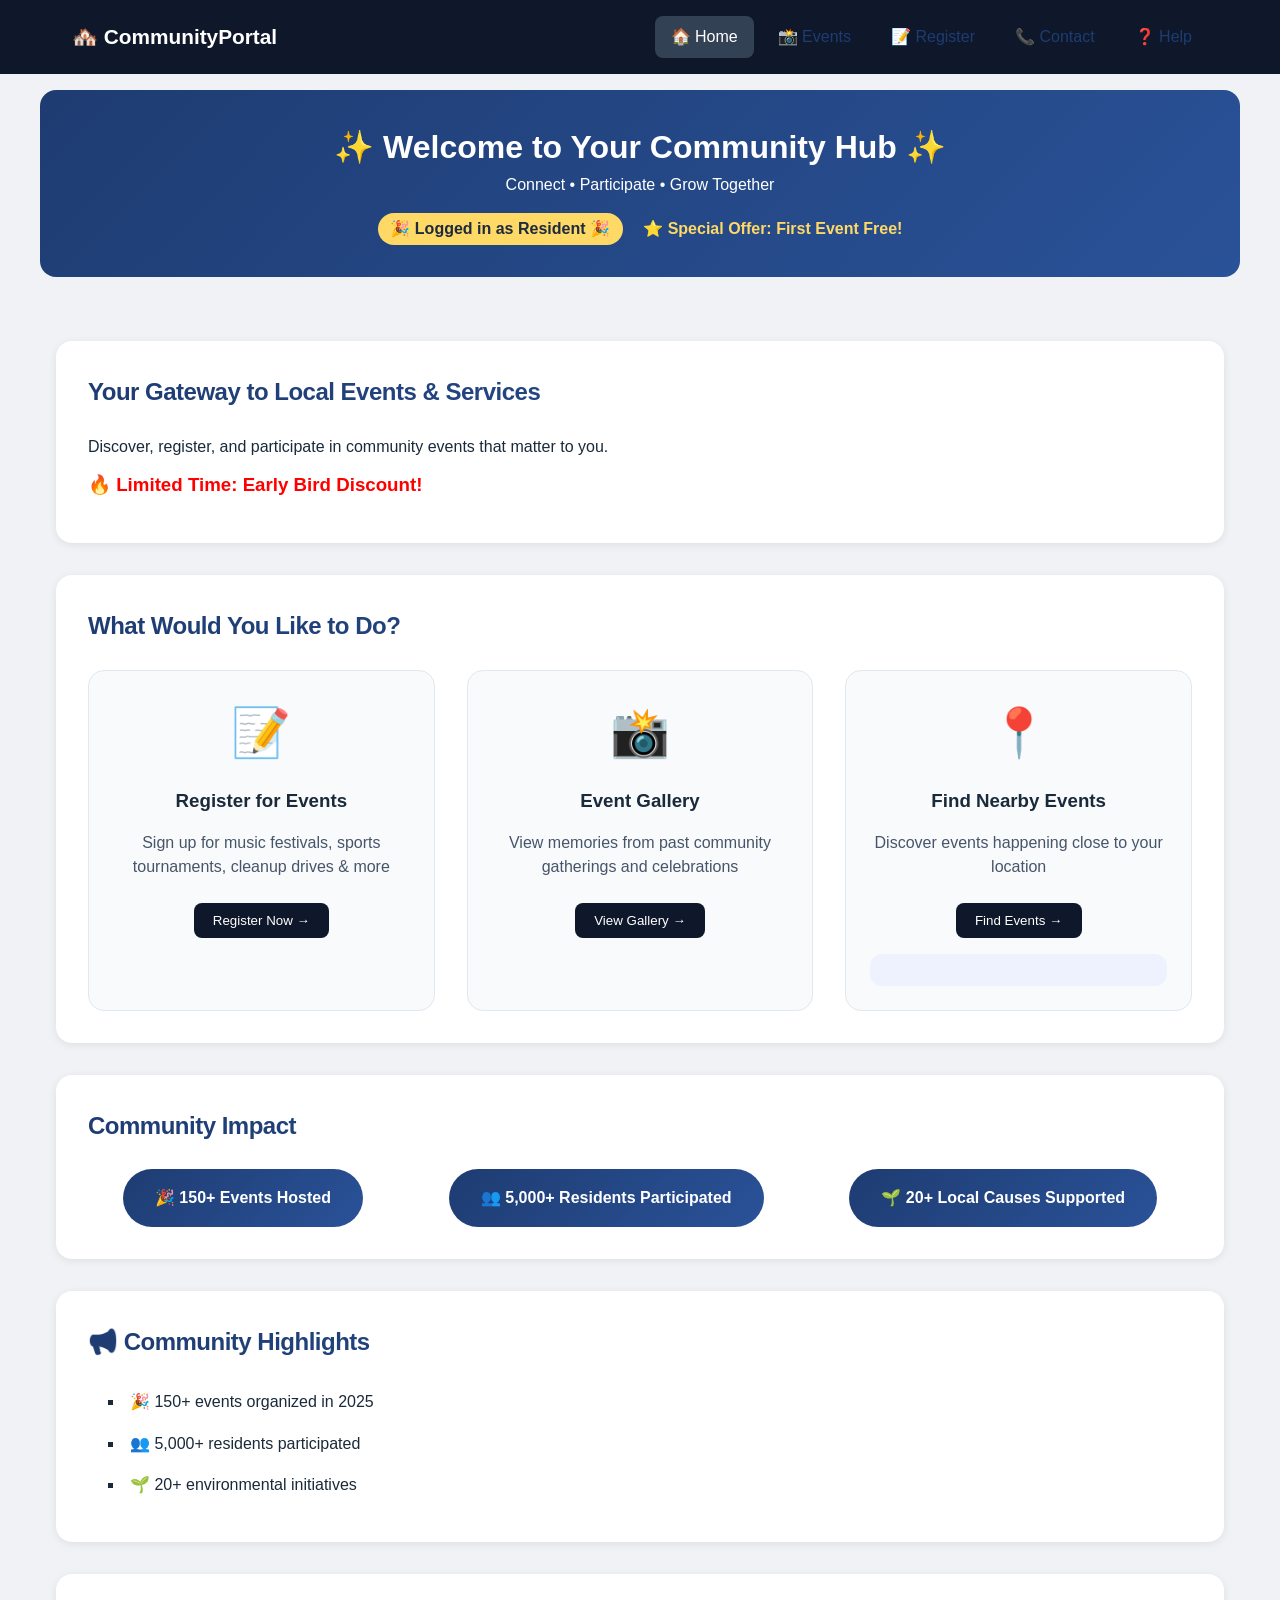
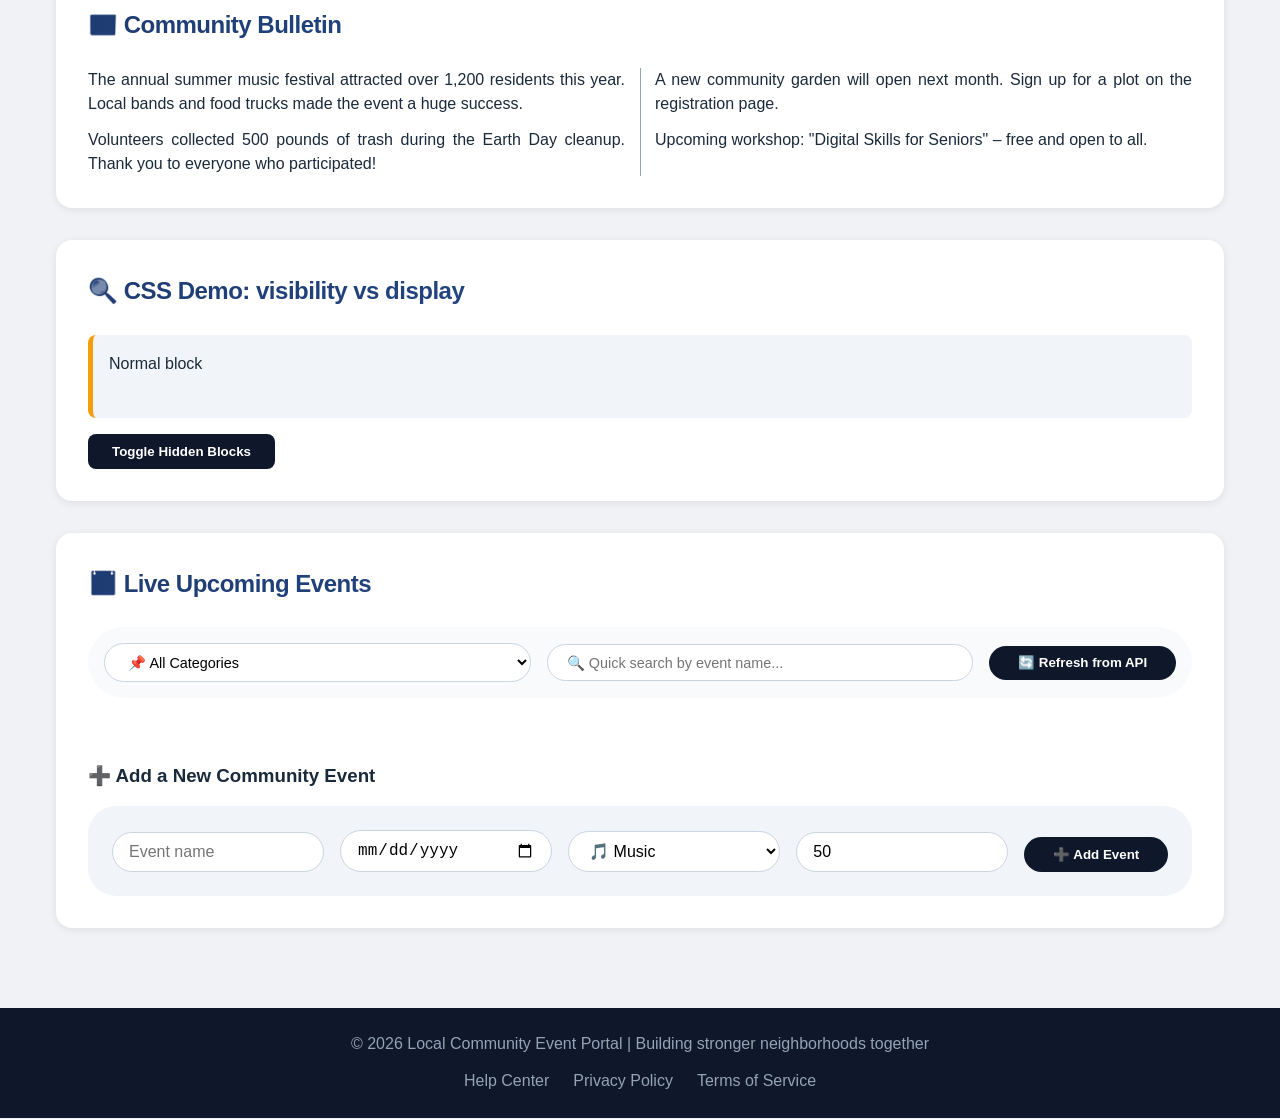
<file: Upskilling/Local Community Event Portal/index.html>
<!DOCTYPE html>
<html lang="en">
<head>
    <meta charset="UTF-8">
    <meta name="viewport" content="width=device-width, initial-scale=1.0">
    <title>Community Portal | Home</title>
    <link rel="stylesheet" href="css/style.css">
    <!-- jQuery CDN (Exercise 14) -->
    <script src="https://code.jquery.com/jquery-3.7.1.min.js" integrity="sha256-/JqT3SQfawRcv/BIHPThkBvs0OEvtFFmqPF/lYI/Cxo=" crossorigin="anonymous"></script>
</head>
<body>

<!-- ========== NAVIGATION ========== -->
<nav>
    <div class="nav-container">
        <div class="logo">🏘️ CommunityPortal</div>
        <div class="nav-links">
            <a href="index.html" class="active">🏠 Home</a>
            <a href="events.html">📸 Events</a>
            <a href="register.html">📝 Register</a>
            <a href="contact.html">📞 Contact</a>
            <a href="help.html" target="_blank">❓ Help</a>
        </div>
    </div>
</nav>

<!-- ========== WELCOME BANNER ========== -->
<div id="welcomeBanner" class="welcome-banner">
    <h1>✨ Welcome to Your Community Hub ✨</h1>
    <p>Connect • Participate • Grow Together</p>
    <div class="offer-badge">
        <span class="highlight">🎉 Logged in as Resident 🎉</span>
        <span style="color: #FFD966; font-weight: bold; margin-left: 1rem;">⭐ Special Offer: First Event Free!</span>
    </div>
</div>

<!-- ========== MAIN CONTENT ========== -->
<main>
    <section id="hero">
        <h2>Your Gateway to Local Events & Services</h2>
        <p>Discover, register, and participate in community events that matter to you.</p>
        <h3 style="color: red; font-weight: bold;">🔥 Limited Time: Early Bird Discount!</h3>
    </section>

    <!-- Feature Cards -->
    <section id="features">
        <h2>What Would You Like to Do?</h2>
        <div class="cards-container">
            <div class="card" onclick="location.href='register.html'">
                <div class="card-icon">📝</div>
                <h3>Register for Events</h3>
                <p>Sign up for music festivals, sports tournaments, cleanup drives & more</p>
                <button class="card-btn">Register Now →</button>
            </div>
            
            <div class="card" onclick="location.href='events.html'">
                <div class="card-icon">📸</div>
                <h3>Event Gallery</h3>
                <p>View memories from past community gatherings and celebrations</p>
                <button class="card-btn">View Gallery →</button>
            </div>
            
            <div class="card" id="locationCard">
                <div class="card-icon">📍</div>
                <h3>Find Nearby Events</h3>
                <p>Discover events happening close to your location</p>
                <button class="card-btn" onclick="findNearbyEvents(event)">Find Events →</button>
                <div id="locationResult" class="location-result"></div>
            </div>
        </div>
    </section>

    <!-- Quick Stats -->
    <section id="stats">
        <h2>Community Impact</h2>
        <div class="stats-grid">
            <div class="stat">🎉 150+ Events Hosted</div>
            <div class="stat">👥 5,000+ Residents Participated</div>
            <div class="stat">🌱 20+ Local Causes Supported</div>
        </div>
    </section>

    <!-- Quick Highlights (CSS list styling) -->
    <section id="highlights">
        <h2>📢 Community Highlights</h2>
        <ul class="styled-list">
            <li>🎉 150+ events organized in 2025</li>
            <li>👥 5,000+ residents participated</li>
            <li>🌱 20+ environmental initiatives</li>
        </ul>
    </section>

    <!-- Multi-column news (CSS exercise) -->
    <section>
        <h2>📰 Community Bulletin</h2>
        <div class="news-article">
            <p>The annual summer music festival attracted over 1,200 residents this year. Local bands and food trucks made the event a huge success.</p>
            <p>Volunteers collected 500 pounds of trash during the Earth Day cleanup. Thank you to everyone who participated!</p>
            <p>A new community garden will open next month. Sign up for a plot on the registration page.</p>
            <p>Upcoming workshop: "Digital Skills for Seniors" – free and open to all.</p>
        </div>
    </section>

    <!-- visibility vs display demo (CSS exercise) -->
    <section>
        <h2>🔍 CSS Demo: visibility vs display</h2>
        <div class="demo-box">
            <div>Normal block</div>
            <div class="hidden-visibility">I am hidden with visibility: hidden (still takes space)</div>
            <div class="hidden-display">I am hidden with display: none (no space)</div>
        </div>
        <button class="btn-primary" onclick="toggleVisibilityDemo()">Toggle Hidden Blocks</button>
    </section>

    <!-- ========== DYNAMIC EVENTS SECTION (Improved UI) ========== -->
    <section id="dynamicEvents">
        <h2>📅 Live Upcoming Events</h2>
        
        <div class="filter-bar">
            <select id="categoryFilter" onchange="filterEventsByCategory()">
                <option value="all">📌 All Categories</option>
                <option value="music">🎵 Music</option>
                <option value="sports">⚽ Sports</option>
                <option value="cleanup">🌿 Cleanup</option>
                <option value="art">🎨 Art</option>
                <option value="food">🍔 Food</option>
            </select>
            <input type="text" id="searchInput" placeholder="🔍 Quick search by event name..." onkeydown="handleKeySearch(event)">
            <button id="refreshEventsBtn" class="btn-primary" onclick="fetchEventsAsync()">🔄 Refresh from API</button>
        </div>
        
        <div id="loadingSpinner" style="display: none;">⏳ Loading fresh events...</div>
        <div id="eventsContainer" class="cards-container"></div>
        
        <!-- Add New Event Form - Improved Layout -->
        <div style="margin-top: 2rem;">
            <h3>➕ Add a New Community Event</h3>
            <form id="addEventForm" onsubmit="return false;">
                <div class="form-group">
                    <input type="text" id="newEventName" placeholder="Event name" required>
                </div>
                <div class="form-group">
                    <input type="date" id="newEventDate" required>
                </div>
                <div class="form-group">
                    <select id="newEventCategory">
                        <option value="music">🎵 Music</option>
                        <option value="sports">⚽ Sports</option>
                        <option value="cleanup">🌿 Cleanup</option>
                        <option value="art">🎨 Art</option>
                        <option value="food">🍔 Food</option>
                    </select>
                </div>
                <div class="form-group">
                    <input type="number" id="newEventSeats" placeholder="Available seats" min="0" value="50">
                </div>
                <button type="button" class="btn-primary" onclick="addNewEvent()">➕ Add Event</button>
            </form>
        </div>
    </section>
</main>

<!-- ========== FOOTER ========== -->
<footer>
    <p>© 2026 Local Community Event Portal | Building stronger neighborhoods together</p>
    <div class="footer-links">
        <a href="help.html" target="_blank">Help Center</a>
        <a href="#">Privacy Policy</a>
        <a href="#">Terms of Service</a>
    </div>
</footer>

<script src="js/main.js"></script>
<script>
    // Small inline function for visibility demo (CSS exercise)
    function toggleVisibilityDemo() {
        const vis = document.querySelector('.hidden-visibility');
        const dis = document.querySelector('.hidden-display');
        if (vis.style.visibility === 'hidden') {
            vis.style.visibility = 'visible';
            dis.style.display = 'block';
        } else {
            vis.style.visibility = 'hidden';
            dis.style.display = 'none';
        }
    }
</script>
</body>
</html>
</file>
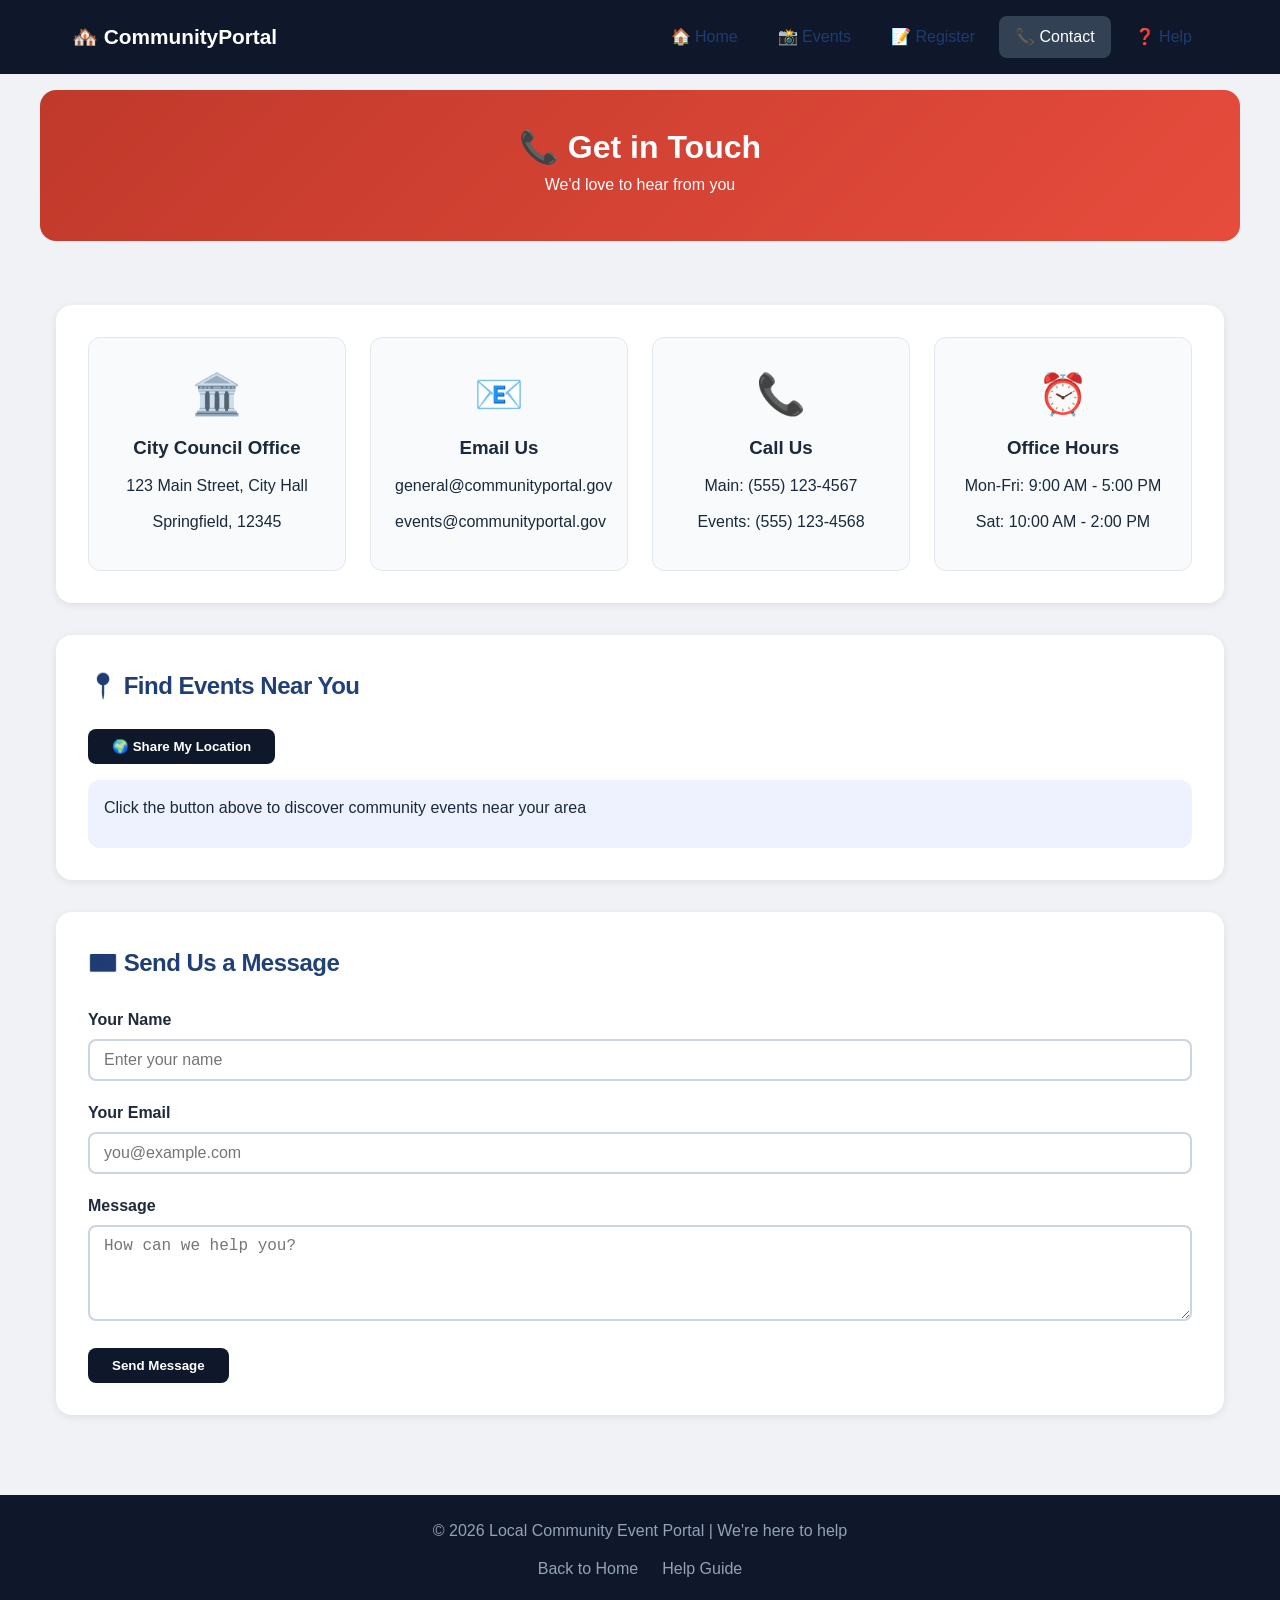
<file: Upskilling/Local Community Event Portal/contact.html>
<!DOCTYPE html>
<html lang="en">
<head>
    <meta charset="UTF-8">
    <meta name="viewport" content="width=device-width, initial-scale=1.0">
    <title>Community Portal | Contact Us</title>
    <link rel="stylesheet" href="css/style.css">
</head>
<body>

<nav>
    <div class="nav-container">
        <div class="logo">🏘️ CommunityPortal</div>
        <div class="nav-links">
            <a href="index.html">🏠 Home</a>
            <a href="events.html">📸 Events</a>
            <a href="register.html">📝 Register</a>
            <a href="contact.html" class="active">📞 Contact</a>
            <a href="help.html" target="_blank">❓ Help</a>
        </div>
    </div>
</nav>

<div id="welcomeBanner" style="background: linear-gradient(135deg, #c0392b, #e74c3c);">
    <h1>📞 Get in Touch</h1>
    <p>We'd love to hear from you</p>
</div>

<main>
    <section id="contactInfo">
        <div class="contact-grid">
            <div class="contact-card">
                <div class="contact-icon">🏛️</div>
                <h3>City Council Office</h3>
                <p>123 Main Street, City Hall</p>
                <p>Springfield, 12345</p>
            </div>
            
            <div class="contact-card">
                <div class="contact-icon">📧</div>
                <h3>Email Us</h3>
                <p>general@communityportal.gov</p>
                <p>events@communityportal.gov</p>
            </div>
            
            <div class="contact-card">
                <div class="contact-icon">📞</div>
                <h3>Call Us</h3>
                <p>Main: (555) 123-4567</p>
                <p>Events: (555) 123-4568</p>
            </div>
            
            <div class="contact-card">
                <div class="contact-icon">⏰</div>
                <h3>Office Hours</h3>
                <p>Mon-Fri: 9:00 AM - 5:00 PM</p>
                <p>Sat: 10:00 AM - 2:00 PM</p>
            </div>
        </div>
    </section>

    <!-- Geolocation Section -->
    <section id="nearbyEvents">
        <h2>📍 Find Events Near You</h2>
        <button class="btn-primary" onclick="findNearbyEvents()">🌍 Share My Location</button>
        <div id="locationInfo" class="location-box">
            <p>Click the button above to discover community events near your area</p>
        </div>
    </section>

    <!-- Simple Contact Form -->
    <section id="quickContact">
        <h2>✉️ Send Us a Message</h2>
        <form id="contactForm" class="simple-form">
            <div class="form-group">
                <label for="contactName">Your Name</label>
                <input type="text" id="contactName" placeholder="Enter your name">
            </div>
            <div class="form-group">
                <label for="contactEmail">Your Email</label>
                <input type="email" id="contactEmail" placeholder="you@example.com">
            </div>
            <div class="form-group">
                <label for="contactMessage">Message</label>
                <textarea id="contactMessage" rows="4" placeholder="How can we help you?"></textarea>
            </div>
            <button type="button" class="btn-primary" onclick="sendContactMessage()">Send Message</button>
            <output id="contactOutput"></output>
        </form>
    </section>
</main>

<footer>
    <p>© 2026 Local Community Event Portal | We're here to help</p>
    <div class="footer-links">
        <a href="index.html">Back to Home</a>
        <a href="help.html" target="_blank">Help Guide</a>
    </div>
</footer>

<script src="js/main.js"></script>
</body>
</html>
</file>
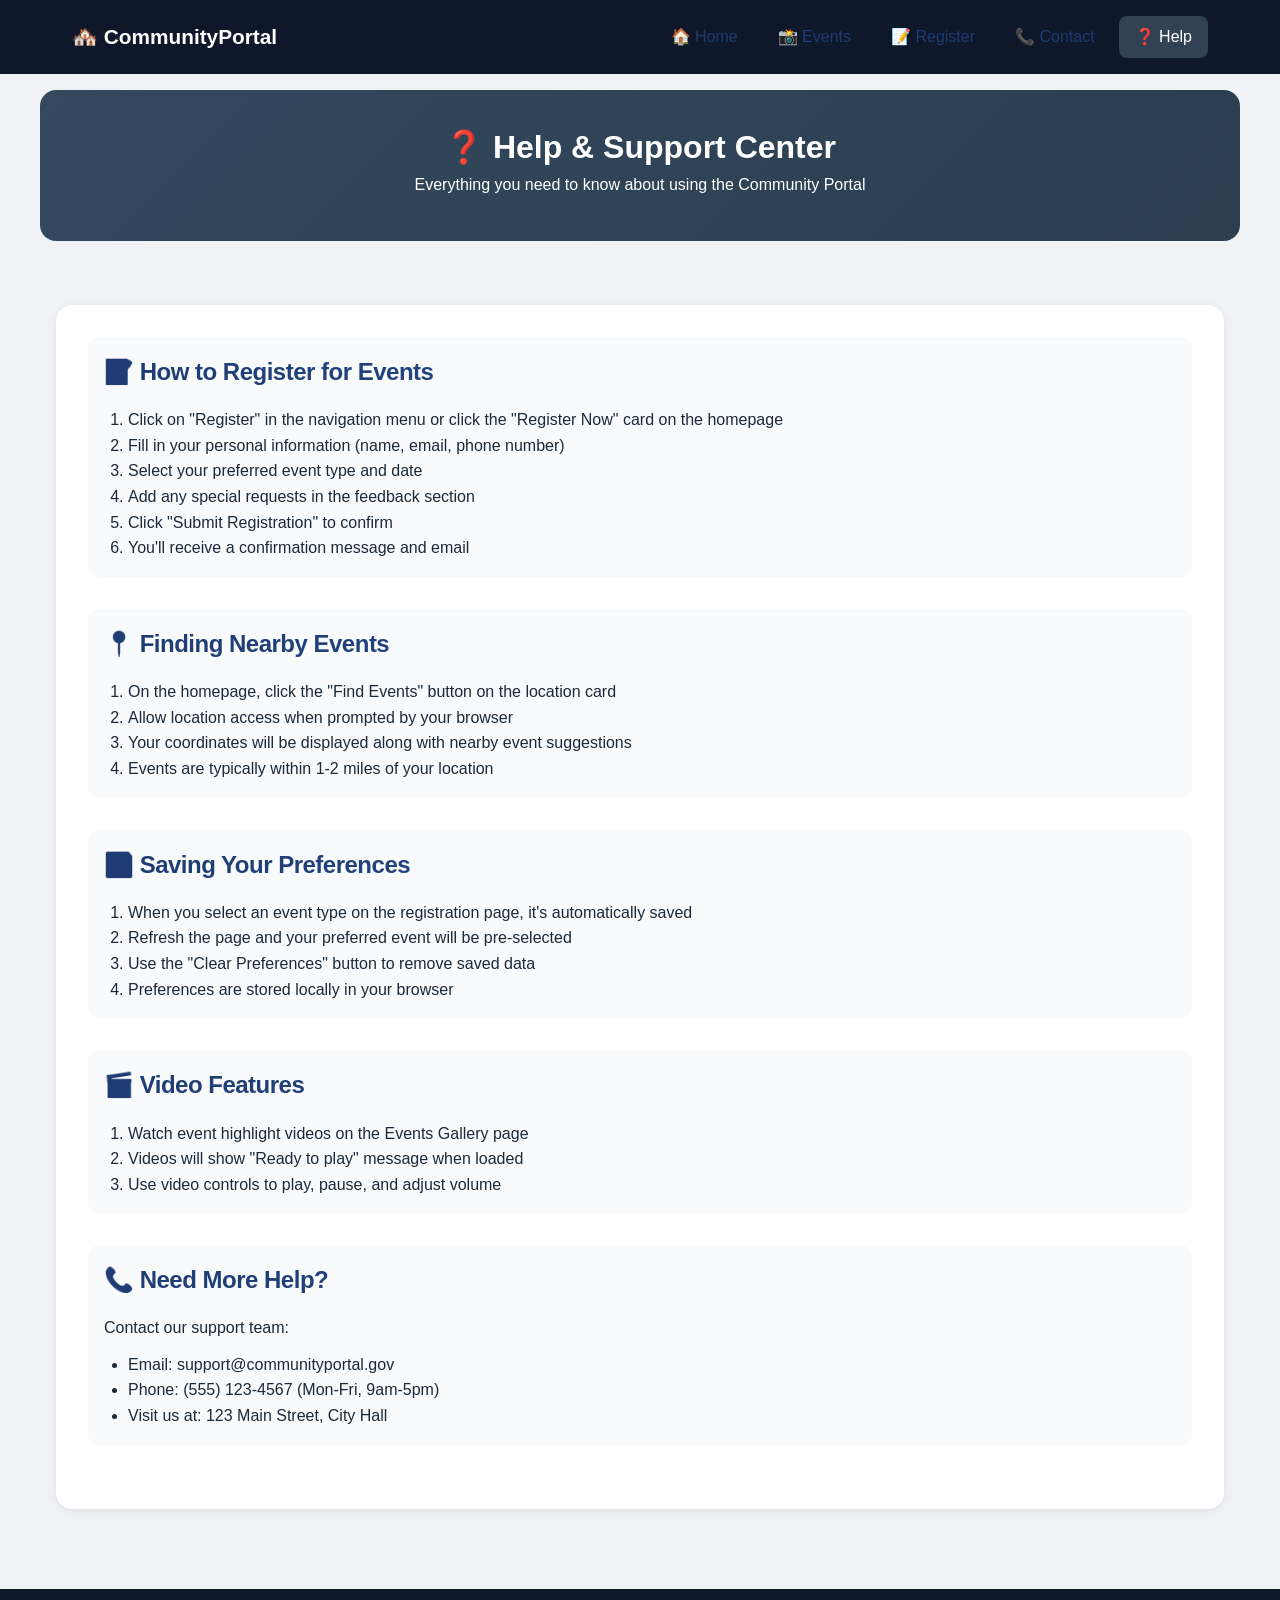
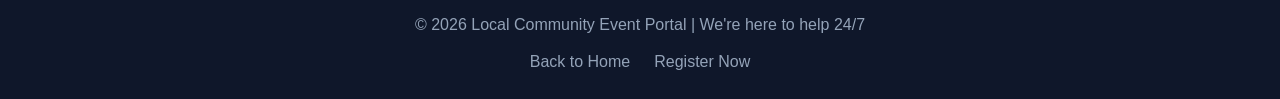
<file: Upskilling/Local Community Event Portal/help.html>
<!DOCTYPE html>
<html lang="en">
<head>
    <meta charset="UTF-8">
    <meta name="viewport" content="width=device-width, initial-scale=1.0">
    <title>Community Portal | Help Guide</title>
    <link rel="stylesheet" href="css/style.css">
</head>
<body>

<nav>
    <div class="nav-container">
        <div class="logo">🏘️ CommunityPortal</div>
        <div class="nav-links">
            <a href="index.html">🏠 Home</a>
            <a href="events.html">📸 Events</a>
            <a href="register.html">📝 Register</a>
            <a href="contact.html">📞 Contact</a>
            <a href="help.html" class="active" target="_blank">❓ Help</a>
        </div>
    </div>
</nav>

<div id="welcomeBanner" style="background: linear-gradient(135deg, #34495e, #2c3e50);">
    <h1>❓ Help & Support Center</h1>
    <p>Everything you need to know about using the Community Portal</p>
</div>

<main>
    <section id="helpContent">
        <div class="help-section">
            <h2>📝 How to Register for Events</h2>
            <ol>
                <li>Click on "Register" in the navigation menu or click the "Register Now" card on the homepage</li>
                <li>Fill in your personal information (name, email, phone number)</li>
                <li>Select your preferred event type and date</li>
                <li>Add any special requests in the feedback section</li>
                <li>Click "Submit Registration" to confirm</li>
                <li>You'll receive a confirmation message and email</li>
            </ol>
        </div>

        <div class="help-section">
            <h2>📍 Finding Nearby Events</h2>
            <ol>
                <li>On the homepage, click the "Find Events" button on the location card</li>
                <li>Allow location access when prompted by your browser</li>
                <li>Your coordinates will be displayed along with nearby event suggestions</li>
                <li>Events are typically within 1-2 miles of your location</li>
            </ol>
        </div>

        <div class="help-section">
            <h2>💾 Saving Your Preferences</h2>
            <ol>
                <li>When you select an event type on the registration page, it's automatically saved</li>
                <li>Refresh the page and your preferred event will be pre-selected</li>
                <li>Use the "Clear Preferences" button to remove saved data</li>
                <li>Preferences are stored locally in your browser</li>
            </ol>
        </div>

        <div class="help-section">
            <h2>🎬 Video Features</h2>
            <ol>
                <li>Watch event highlight videos on the Events Gallery page</li>
                <li>Videos will show "Ready to play" message when loaded</li>
                <li>Use video controls to play, pause, and adjust volume</li>
            </ol>
        </div>

        <div class="help-section">
            <h2>📞 Need More Help?</h2>
            <p>Contact our support team:</p>
            <ul>
                <li>Email: support@communityportal.gov</li>
                <li>Phone: (555) 123-4567 (Mon-Fri, 9am-5pm)</li>
                <li>Visit us at: 123 Main Street, City Hall</li>
            </ul>
        </div>
    </section>
</main>

<footer>
    <p>© 2026 Local Community Event Portal | We're here to help 24/7</p>
    <div class="footer-links">
        <a href="index.html">Back to Home</a>
        <a href="register.html">Register Now</a>
    </div>
</footer>

<script src="js/main.js"></script>
</body>
</html>
</file>
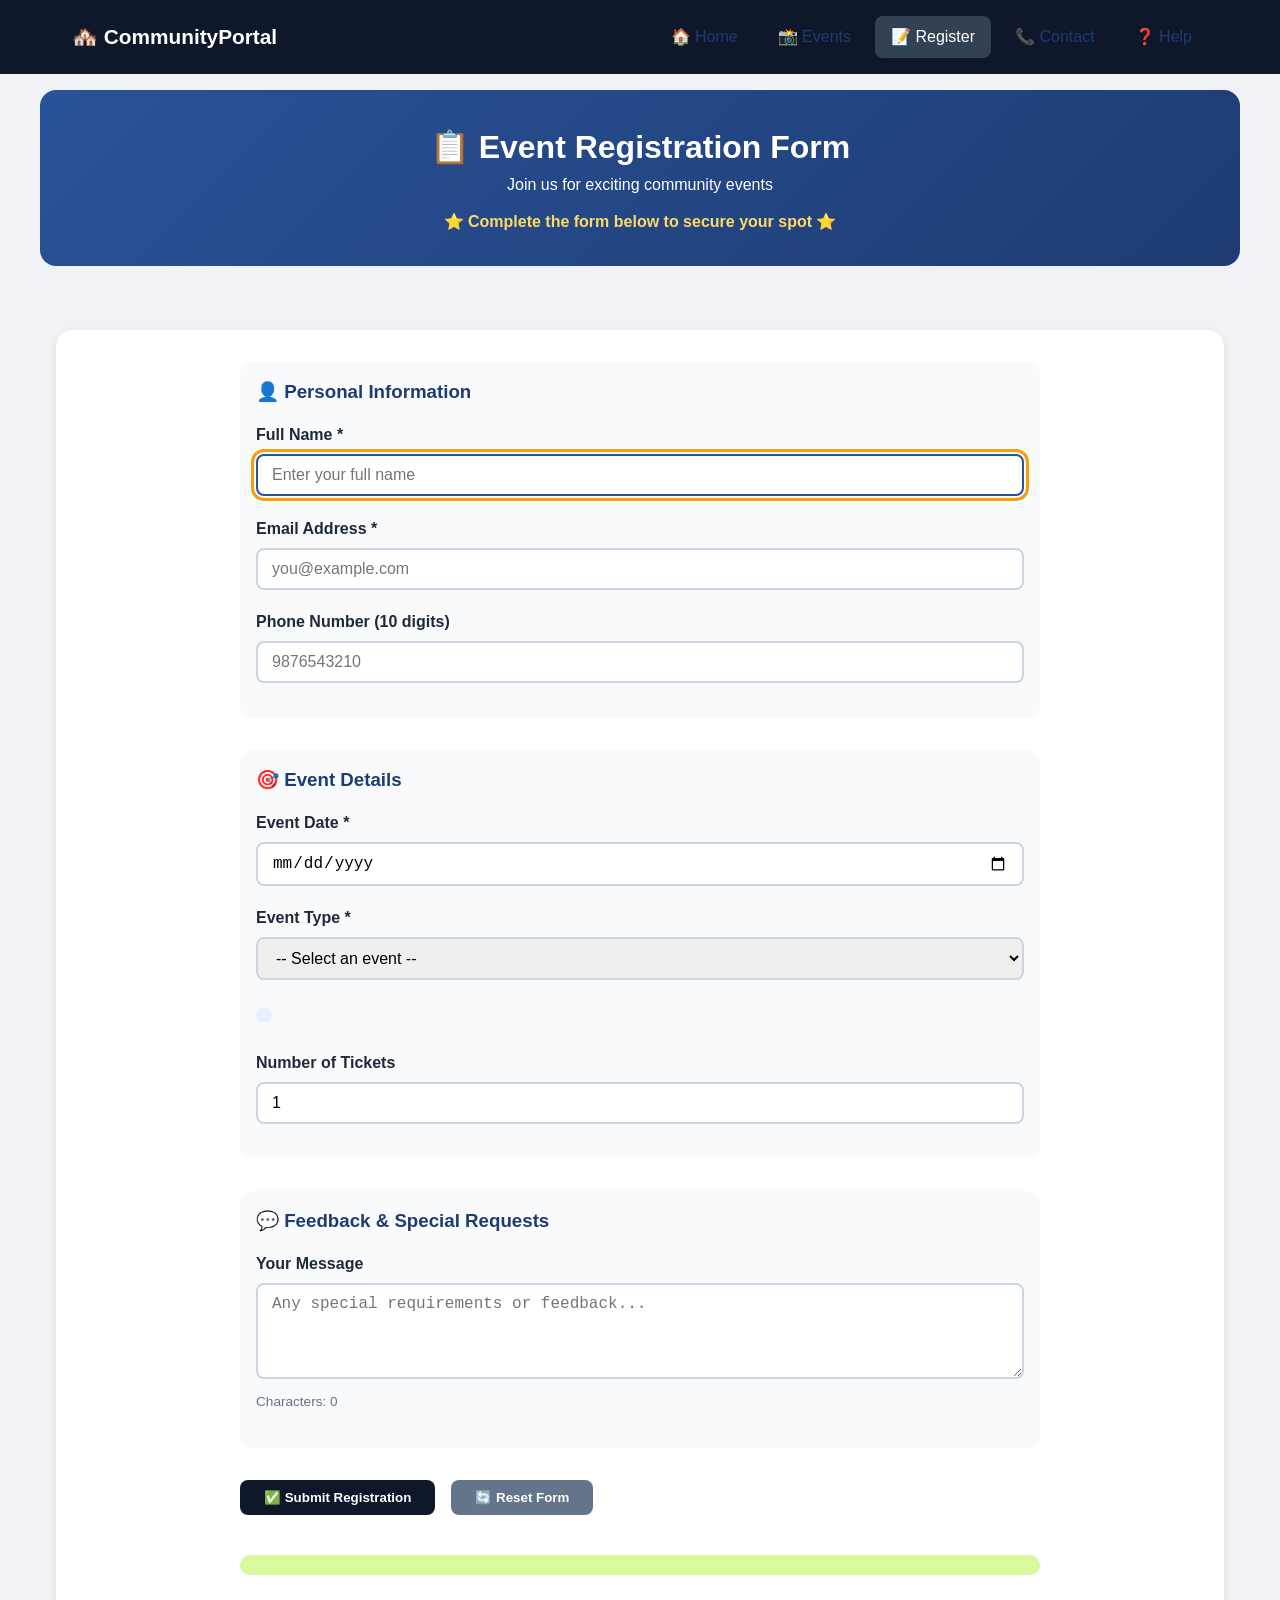
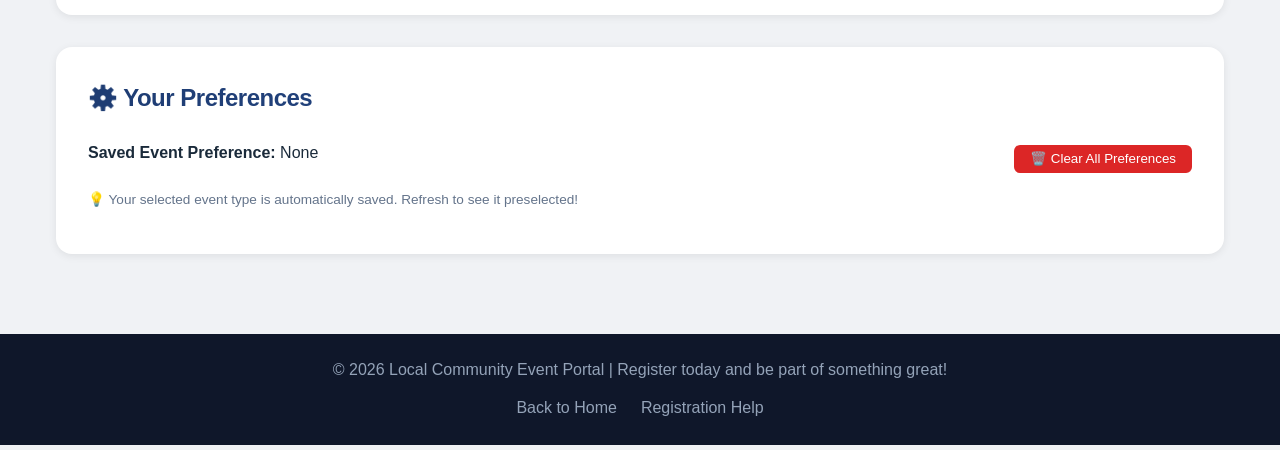
<file: Upskilling/Local Community Event Portal/register.html>
<!DOCTYPE html>
<html lang="en">
<head>
    <meta charset="UTF-8">
    <meta name="viewport" content="width=device-width, initial-scale=1.0">
    <title>Community Portal | Event Registration</title>
    <link rel="stylesheet" href="css/style.css">
</head>
<body>

<!-- ========== NAVIGATION ========== -->
<nav>
    <div class="nav-container">
        <div class="logo">🏘️ CommunityPortal</div>
        <div class="nav-links">
            <a href="index.html">🏠 Home</a>
            <a href="events.html">📸 Events</a>
            <a href="register.html" class="active">📝 Register</a>
            <a href="contact.html">📞 Contact</a>
            <a href="help.html" target="_blank">❓ Help</a>
        </div>
    </div>
</nav>

<!-- ========== WELCOME BANNER (Registration specific) ========== -->
<div id="welcomeBanner" style="background: linear-gradient(135deg, #2a5298, #1e3c72);">
    <h1>📋 Event Registration Form</h1>
    <p>Join us for exciting community events</p>
    <span style="color: #FFD966; font-weight: bold;">⭐ Complete the form below to secure your spot ⭐</span>
</div>

<!-- ========== REGISTRATION FORM ========== -->
<main>
    <section id="registrationForm">
        <form id="eventRegistrationForm" class="registration-form">
            <!-- Personal Information -->
            <div class="form-section">
                <h3>👤 Personal Information</h3>
                
                <div class="form-group">
                    <label for="userName">Full Name *</label>
                    <input type="text" id="userName" name="userName" 
                           placeholder="Enter your full name" required autofocus>
                </div>

                <div class="form-group">
                    <label for="userEmail">Email Address *</label>
                    <input type="email" id="userEmail" name="userEmail" 
                           placeholder="you@example.com" required>
                </div>

                <div class="form-group">
                    <label for="phone">Phone Number (10 digits)</label>
                    <input type="tel" id="phone" name="phone" 
                           placeholder="9876543210" onblur="validatePhone()">
                    <small id="phoneError" class="error-message"></small>
                </div>
            </div>

            <!-- Event Details -->
            <div class="form-section">
                <h3>🎯 Event Details</h3>
                
                <div class="form-group">
                    <label for="eventDate">Event Date *</label>
                    <input type="date" id="eventDate" name="eventDate" required>
                </div>

                <div class="form-group">
                    <label for="eventType">Event Type *</label>
                    <select id="eventType" name="eventType" required onchange="updateEventFeeAndSave()">
                        <option value="">-- Select an event --</option>
                        <option value="music">🎸 Music Festival - $15</option>
                        <option value="sports">🏅 Sports Tournament - $10</option>
                        <option value="cleanup">🌿 Cleanup Campaign - Free</option>
                        <option value="art">🎭 Art Workshop - $8</option>
                        <option value="food">🍲 Food Festival - $12</option>
                    </select>
                </div>

                <div class="form-group">
                    <div id="eventFeeDisplay" class="fee-display"></div>
                </div>

                <div class="form-group">
                    <label for="tickets">Number of Tickets</label>
                    <input type="number" id="tickets" name="tickets" min="1" max="10" value="1">
                </div>
            </div>

            <!-- Feedback Section -->
            <div class="form-section">
                <h3>💬 Feedback & Special Requests</h3>
                
                <div class="form-group">
                    <label for="feedback">Your Message</label>
                    <textarea id="feedback" name="feedback" rows="4" 
                              placeholder="Any special requirements or feedback..."
                              onkeyup="countCharacters()"></textarea>
                    <div class="char-counter" id="charCountDisplay">Characters: 0</div>
                </div>
            </div>

            <!-- Form Actions -->
            <div class="form-actions">
                <button type="button" class="btn-primary" onclick="submitRegistration()">
                    ✅ Submit Registration
                </button>
                <button type="button" class="btn-secondary" onclick="resetForm()">
                    🔄 Reset Form
                </button>
            </div>

            <output id="formOutputMessage" class="output-message"></output>
        </form>
    </section>

    <!-- Saved Preference Section -->
    <section id="preferences">
        <h2>⚙️ Your Preferences</h2>
        <div class="pref-container">
            <p><strong>Saved Event Preference:</strong> <span id="savedPrefDisplay">None</span></p>
            <button class="btn-small" onclick="clearAllPreferences()">🗑️ Clear All Preferences</button>
        </div>
        <p class="info-text">💡 Your selected event type is automatically saved. Refresh to see it preselected!</p>
    </section>
</main>

<!-- ========== FOOTER ========== -->
<footer>
    <p>© 2026 Local Community Event Portal | Register today and be part of something great!</p>
    <div class="footer-links">
        <a href="index.html">Back to Home</a>
        <a href="help.html" target="_blank">Registration Help</a>
    </div>
</footer>

<script src="js/main.js"></script>
</body>
</html>
</file>
<file: Upskilling/Local Community Event Portal/css/style.css>
/* ========== 1. RESET & BASE ========== */
* {
    margin: 0;
    padding: 0;
    box-sizing: border-box;
}

@import url('https://fonts.googleapis.com/css2?family=Inter:opsz,wght@14..32,400;14..32,600;14..32,700&display=swap');

body {
    font-family: 'Inter', 'Segoe UI', sans-serif;
    background-image: url('https://www.transparenttextures.com/patterns/az-subtle.png');
    background-color: #f0f2f5;
    background-repeat: repeat;
    color: #1a2a3a;
    line-height: 1.6;
}

/* ========== 2. TYPOGRAPHY & HEADERS ========== */
h2 {
    font-weight: 700;
    letter-spacing: -0.5px;
    background: linear-gradient(135deg, #1e3c72, #2a5298);
    background-clip: text;
    -webkit-background-clip: text;
    color: transparent;
    margin-bottom: 1rem;
}

h3, p {
    line-height: 1.5;
    margin-bottom: 0.75rem;
}

/* ========== 3. NAVIGATION ========== */
nav {
    background: #0f172a;
    position: sticky;
    top: 0;
    z-index: 1000;
}
.nav-container {
    max-width: 1200px;
    margin: 0 auto;
    display: flex;
    justify-content: space-between;
    align-items: center;
    padding: 1rem 2rem;
    flex-wrap: wrap;
}
.logo {
    color: white;
    font-size: 1.3rem;
    font-weight: bold;
}
.nav-links {
    display: flex;
    gap: 0.5rem;
    list-style: none;
}
.nav-links a {
    color: #cbd5e1;
    text-decoration: none;
    padding: 0.5rem 1rem;
    border-radius: 8px;
    transition: all 0.3s;
}
.nav-links a:hover, .nav-links a.active {
    background: #334155;
    color: white;
}

/* ========== 4. WELCOME BANNER ========== */
#welcomeBanner {
    background: linear-gradient(135deg, #1e3c72, #2a5298);
    color: white;
    padding: 2rem;
    text-align: center;
    margin: 1rem auto;
    max-width: 1200px;
    border-radius: 16px;
}
.highlight {
    background: #ffd966;
    color: #1e2a3e;
    padding: 0.2rem 0.8rem;
    border-radius: 20px;
    font-weight: bold;
    display: inline-block;
}
.offer-badge {
    margin-top: 1rem;
}

/* ========== 5. MAIN & SECTIONS ========== */
main {
    max-width: 1200px;
    margin: 0 auto;
    padding: 1rem;
}
section {
    background: white;
    margin: 2rem 0;
    padding: 2rem;
    border-radius: 16px;
    box-shadow: 0 2px 8px rgba(0,0,0,0.08);
}
section > h2 {
    background: linear-gradient(120deg, #1e3c72, #2a5298);
    -webkit-background-clip: text;
    background-clip: text;
    color: transparent;
    border-left: none;
    padding-left: 0;
    margin-bottom: 1.5rem;
}

/* ========== 6. CARDS (General) ========== */
.cards-container {
    display: grid;
    grid-template-columns: repeat(auto-fit, minmax(280px, 1fr));
    gap: 2rem;
    margin-top: 1rem;
}
.card {
    background: #f8fafc;
    border-radius: 16px;
    padding: 1.5rem;
    text-align: center;
    transition: transform 0.3s, box-shadow 0.3s;
    cursor: pointer;
    border: 1px solid #e2e8f0;
}
.card:hover {
    transform: translateY(-5px);
    box-shadow: 0 8px 20px rgba(0,0,0,0.12);
}
.card-icon {
    font-size: 3rem;
    margin-bottom: 1rem;
}
.card p {
    margin: 1rem 0;
    color: #475569;
}
.card-btn {
    background: #0f172a;
    color: white;
    border: none;
    padding: 0.6rem 1.2rem;
    border-radius: 8px;
    cursor: pointer;
    margin-top: 0.5rem;
}
.card-btn:hover {
    background: #1e293b;
}

/* ========== 7. STATS SECTION ========== */
.stats-grid {
    display: flex;
    justify-content: space-around;
    flex-wrap: wrap;
    gap: 1rem;
    text-align: center;
}
.stat {
    background: linear-gradient(135deg, #1e3c72, #2a5298);
    color: white;
    padding: 1rem 2rem;
    border-radius: 40px;
    font-weight: bold;
}

/* ========== 8. FORM STYLES ========== */
.registration-form {
    max-width: 800px;
    margin: 0 auto;
}
.form-section {
    margin-bottom: 2rem;
    padding: 1rem;
    background: #f8fafc;
    border-radius: 12px;
}
.form-section h3 {
    margin-bottom: 1rem;
    color: #1e3c72;
}
.form-group {
    margin-bottom: 1.2rem;
}
.form-group label {
    display: block;
    font-weight: 600;
    margin-bottom: 0.4rem;
    color: #1e293b;
}
.form-group input,
.form-group select,
.form-group textarea {
    width: 100%;
    padding: 10px 14px;
    border: 2px solid #cbd5e1;
    border-radius: 8px;
    font-size: 1rem;
    transition: border-color 0.3s;
}
.form-group input:focus,
.form-group select:focus,
.form-group textarea:focus {
    border-color: #2a5298;
    outline: 3px solid #f59e0b;
    outline-offset: 2px;
}
.error-message {
    color: #dc2626;
    font-size: 0.85rem;
    margin-top: 0.25rem;
}
.fee-display {
    margin-top: 0.5rem;
    padding: 0.5rem;
    background: #e6f0ff;
    border-radius: 8px;
    font-weight: bold;
    display: inline-block;
}
.char-counter {
    font-size: 0.85rem;
    color: #64748b;
    margin-top: 0.25rem;
}
.form-actions {
    display: flex;
    gap: 1rem;
    margin: 1.5rem 0;
    flex-wrap: wrap;
}
.btn-primary, .btn-secondary {
    padding: 10px 24px;
    border: none;
    border-radius: 8px;
    cursor: pointer;
    font-weight: bold;
    transition: all 0.3s;
}
.btn-primary {
    background: #0f172a;
    color: white;
}
.btn-primary:hover {
    background: #1e293b;
    transform: translateY(-2px);
}
.btn-secondary {
    background: #64748b;
    color: white;
}
.btn-secondary:hover {
    background: #475569;
}
.output-message {
    display: inline-block;
    margin-top: 1rem;
    background: #d9f99d;
    padding: 10px 20px;
    border-radius: 40px;
    font-weight: bold;
    width: 100%;
    text-align: center;
}
.btn-small {
    background: #dc2626;
    color: white;
    border: none;
    padding: 0.4rem 1rem;
    border-radius: 6px;
    cursor: pointer;
}
.btn-small:hover {
    background: #b91c1c;
}

/* ========== 9. LINK PSEUDO-CLASSES ========== */
a:link {
    color: #1e3c72;
    text-decoration: none;
}
a:visited {
    color: #4b5563;
}
a:hover {
    color: #f59e0b;
    text-decoration: underline;
}
a:active {
    color: #dc2626;
}

/* ========== 10. LIST STYLING ========== */
.styled-list {
    list-style-type: square;
    list-style-position: inside;
    padding-left: 1rem;
}
.styled-list li {
    margin: 0.5rem 0;
    padding: 0.25rem;
}

/* ========== 11. TABLE STYLING ========== */
.gallery-table {
    width: 100%;
    border-collapse: separate;
    border-spacing: 20px;
    text-align: center;
}
.gallery-img {
    width: 100%;
    max-width: 280px;
    height: 180px;
    object-fit: cover;
    border: 3px solid #cbd5e1;
    border-radius: 12px;
    transition: 0.2s;
    cursor: pointer;
}
.gallery-img:hover {
    border-color: #0f172a;
}
figcaption {
    margin-top: 8px;
    font-weight: bold;
}
.admin-table {
    width: 100%;
    border-collapse: collapse;
    margin: 1rem 0;
}
.admin-table th, .admin-table td {
    border: 1px solid #cbd5e1;
    padding: 12px;
    text-align: center;
}
.admin-table th {
    background: #0f172a;
    color: white;
}
.admin-table tr:nth-child(even) {
    background-color: #f1f5f9;
}

/* ========== 12. MULTI-COLUMN NEWS ========== */
.news-article {
    column-count: 2;
    column-gap: 30px;
    column-rule: 1px solid #94a3b8;
    text-align: justify;
}
.news-article p {
    margin-top: 0;
    break-inside: avoid;
}

/* ========== 13. VISIBILITY DEMO ========== */
.demo-box {
    background: #f1f5f9;
    border-left: 5px solid #f59e0b;
    padding: 1rem;
    margin: 1rem 0;
    border-radius: 8px;
}
.hidden-visibility {
    visibility: hidden;
}
.hidden-display {
    display: none;
}

/* ========== 14. DYNAMIC EVENTS SECTION – IMPROVED UI ========== */
.filter-bar {
    display: flex;
    gap: 1rem;
    flex-wrap: wrap;
    margin-bottom: 2rem;
    align-items: center;
    background: #f8fafc;
    padding: 1rem;
    border-radius: 48px;
}
.filter-bar select,
.filter-bar input {
    flex: 1;
    min-width: 160px;
    background: white;
    border: 1px solid #cbd5e1;
    border-radius: 40px;
    padding: 0.6rem 1.2rem;
    font-size: 0.9rem;
}
.filter-bar button {
    background: #0f172a;
    color: white;
    border: none;
    border-radius: 40px;
    padding: 0.6rem 1.5rem;
    cursor: pointer;
}
.filter-bar button:hover {
    background: #1e293b;
}
#eventsContainer {
    display: grid;
    grid-template-columns: repeat(auto-fill, minmax(300px, 1fr));
    gap: 1.5rem;
    margin: 1.5rem 0;
}
#eventsContainer .card {
    background: white;
    border-radius: 24px;
    padding: 1.25rem;
    box-shadow: 0 4px 12px rgba(0,0,0,0.05);
    transition: all 0.25s ease;
    border: 1px solid #e2e8f0;
    text-align: left;
    cursor: default;
}
#eventsContainer .card:hover {
    transform: translateY(-4px);
    box-shadow: 0 12px 24px rgba(0,0,0,0.1);
}
#eventsContainer .card h3 {
    font-size: 1.25rem;
    margin-bottom: 0.5rem;
    color: #0f172a;
}
#eventsContainer .card p {
    margin: 0.4rem 0;
    color: #334155;
    font-size: 0.9rem;
}
#eventsContainer .card button {
    background: #0f172a;
    color: white;
    border: none;
    padding: 0.4rem 1rem;
    border-radius: 30px;
    margin-top: 0.8rem;
    margin-right: 0.5rem;
    cursor: pointer;
    font-size: 0.8rem;
}
#eventsContainer .card button:hover {
    background: #2a5298;
}
#eventsContainer .card .cancel-btn {
    background: #64748b;
}
#eventsContainer .card .cancel-btn:hover {
    background: #dc2626;
}
#dynamicEvents form {
    background: #f1f5f9;
    padding: 1.5rem;
    border-radius: 28px;
    margin-top: 1rem;
    display: flex;
    flex-wrap: wrap;
    gap: 1rem;
    align-items: flex-end;
}
#dynamicEvents .form-group {
    flex: 1;
    min-width: 160px;
    margin-bottom: 0;
}
#dynamicEvents .form-group input,
#dynamicEvents .form-group select {
    width: 100%;
    padding: 0.6rem 1rem;
    border-radius: 40px;
    border: 1px solid #cbd5e1;
    background: white;
}
#dynamicEvents button {
    background: #0f172a;
    padding: 0.6rem 1.8rem;
    border-radius: 40px;
    font-weight: bold;
    white-space: nowrap;
}
#loadingSpinner {
    text-align: center;
    padding: 2rem;
    font-size: 1.2rem;
    color: #2a5298;
}

/* ========== 15. CONTACT PAGE & MISC ========== */
.contact-grid {
    display: grid;
    grid-template-columns: repeat(auto-fit, minmax(240px, 1fr));
    gap: 1.5rem;
}
.contact-card {
    text-align: center;
    padding: 1.5rem;
    background: #f8fafc;
    border-radius: 12px;
    border: 1px solid #e2e8f0;
}
.contact-icon {
    font-size: 2.5rem;
    margin-bottom: 0.5rem;
}
.location-box, .location-result {
    background: #eef2ff;
    padding: 1rem;
    border-radius: 12px;
    margin-top: 1rem;
}
.pref-container {
    display: flex;
    justify-content: space-between;
    align-items: center;
    flex-wrap: wrap;
    gap: 1rem;
}
.info-text {
    margin-top: 0.8rem;
    color: #64748b;
    font-size: 0.85rem;
}
.help-section {
    margin-bottom: 2rem;
    padding: 1rem;
    background: #f8fafc;
    border-radius: 12px;
}
.help-section ol, .help-section ul {
    margin-left: 1.5rem;
    margin-top: 0.5rem;
}
.upcoming-grid {
    display: grid;
    grid-template-columns: repeat(auto-fit, minmax(250px, 1fr));
    gap: 1.5rem;
    margin-top: 1rem;
}
.upcoming-card {
    background: #f1f5f9;
    padding: 1.5rem;
    border-radius: 12px;
    text-align: center;
    transition: transform 0.3s;
}
.upcoming-card:hover {
    transform: translateY(-3px);
}
.btn-link {
    display: inline-block;
    margin-top: 0.8rem;
    padding: 0.5rem 1rem;
    background: #0f172a;
    color: white;
    text-decoration: none;
    border-radius: 6px;
}
.video-container {
    max-width: 800px;
    margin: 0 auto;
}
video {
    width: 100%;
    border-radius: 12px;
}
.video-status {
    margin-top: 0.5rem;
    color: #2e7d32;
    font-weight: bold;
    text-align: center;
}

/* ========== 16. FOOTER ========== */
footer {
    background: #0f172a;
    color: #94a3b8;
    text-align: center;
    padding: 1.5rem;
    margin-top: 2rem;
}
.footer-links {
    margin-top: 0.8rem;
    display: flex;
    justify-content: center;
    gap: 1.5rem;
    flex-wrap: wrap;
}
.footer-links a {
    color: #94a3b8;
    text-decoration: none;
}
.footer-links a:hover {
    color: white;
}

/* ========== 17. RESPONSIVE MEDIA QUERIES ========== */
@media (max-width: 768px) {
    .nav-container {
        flex-direction: column;
        gap: 0.75rem;
    }
    .nav-links {
        flex-direction: column;
        align-items: center;
        width: 100%;
    }
    .nav-links a {
        width: 100%;
        text-align: center;
    }
    section {
        padding: 1rem;
    }
    .stats-grid {
        flex-direction: column;
    }
    .gallery-table {
        border-spacing: 10px;
    }
    .gallery-img {
        max-width: 200px;
        height: auto;
    }
    .cards-container {
        grid-template-columns: 1fr;
    }
    .news-article {
        column-count: 1;
    }
    .filter-bar {
        flex-direction: column;
        align-items: stretch;
        border-radius: 24px;
    }
    #dynamicEvents form {
        flex-direction: column;
        align-items: stretch;
    }
    #eventsContainer {
        grid-template-columns: 1fr;
    }
}
</file>
